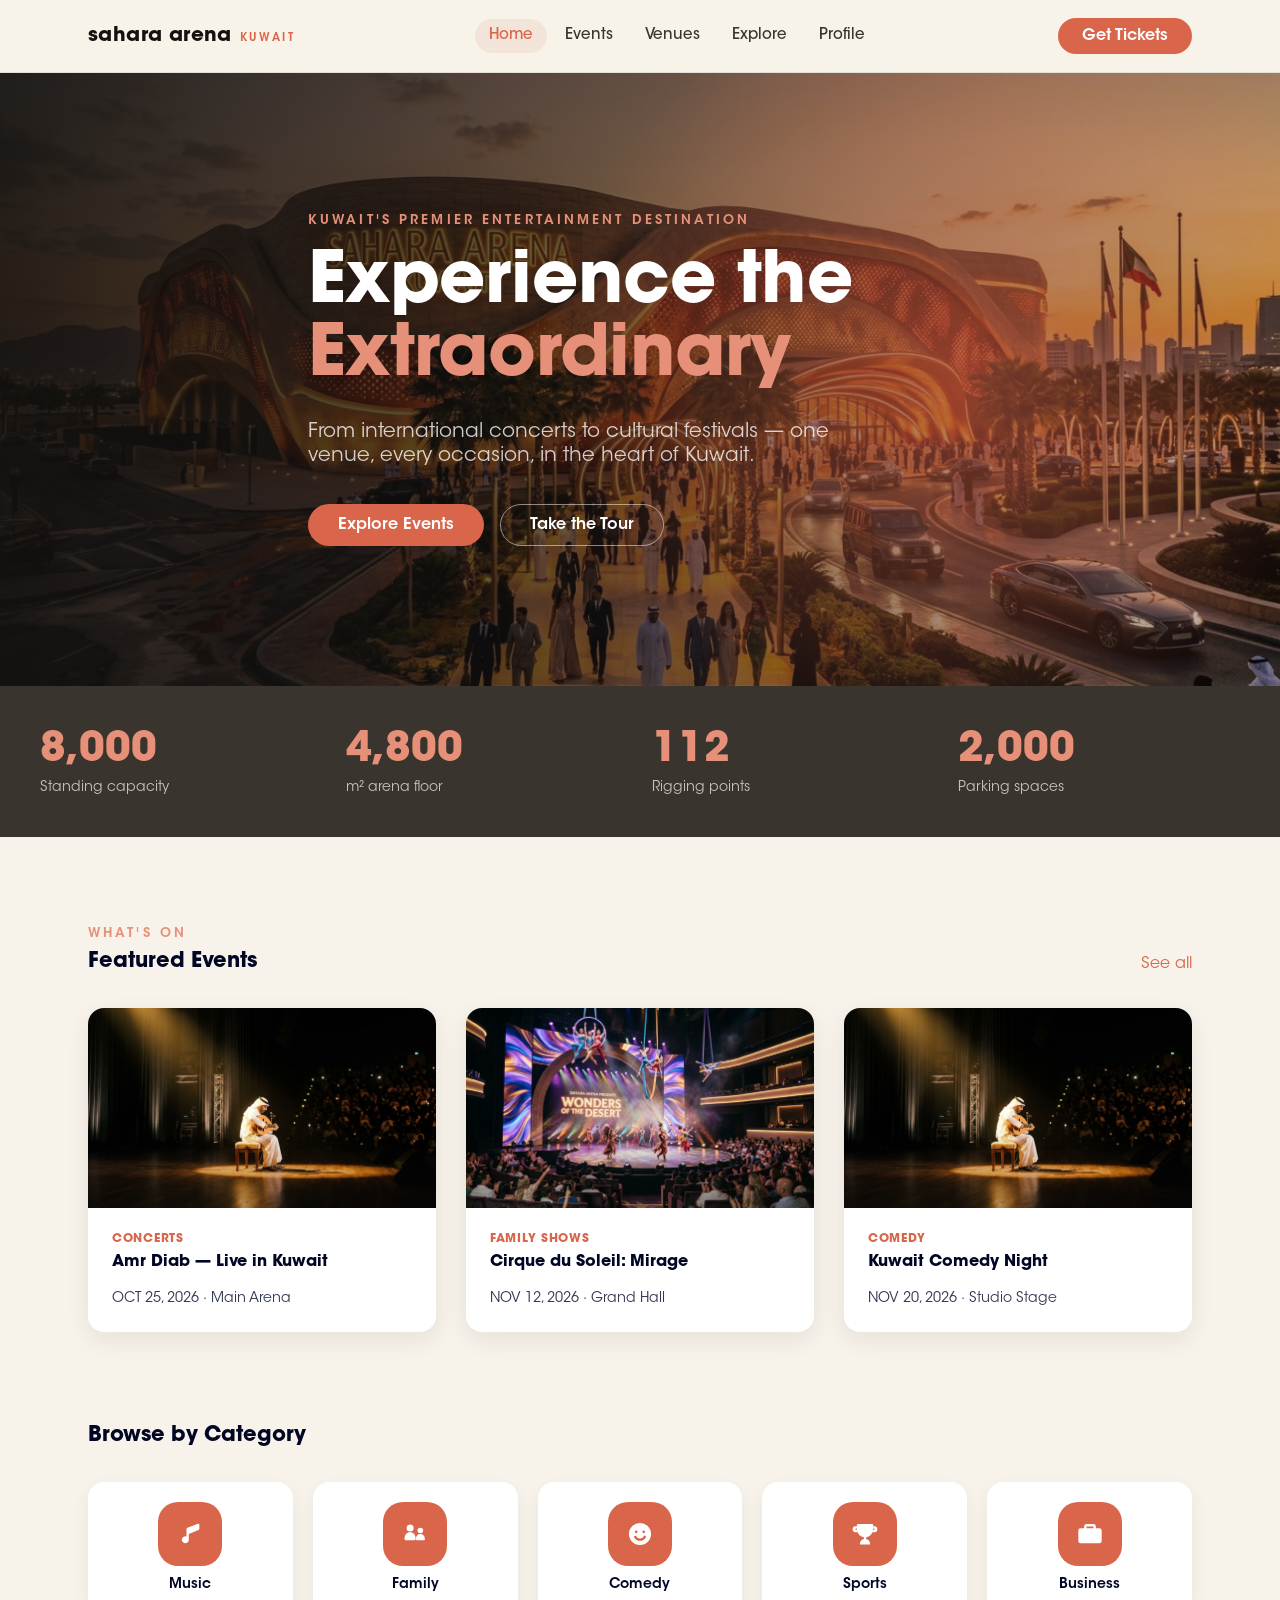
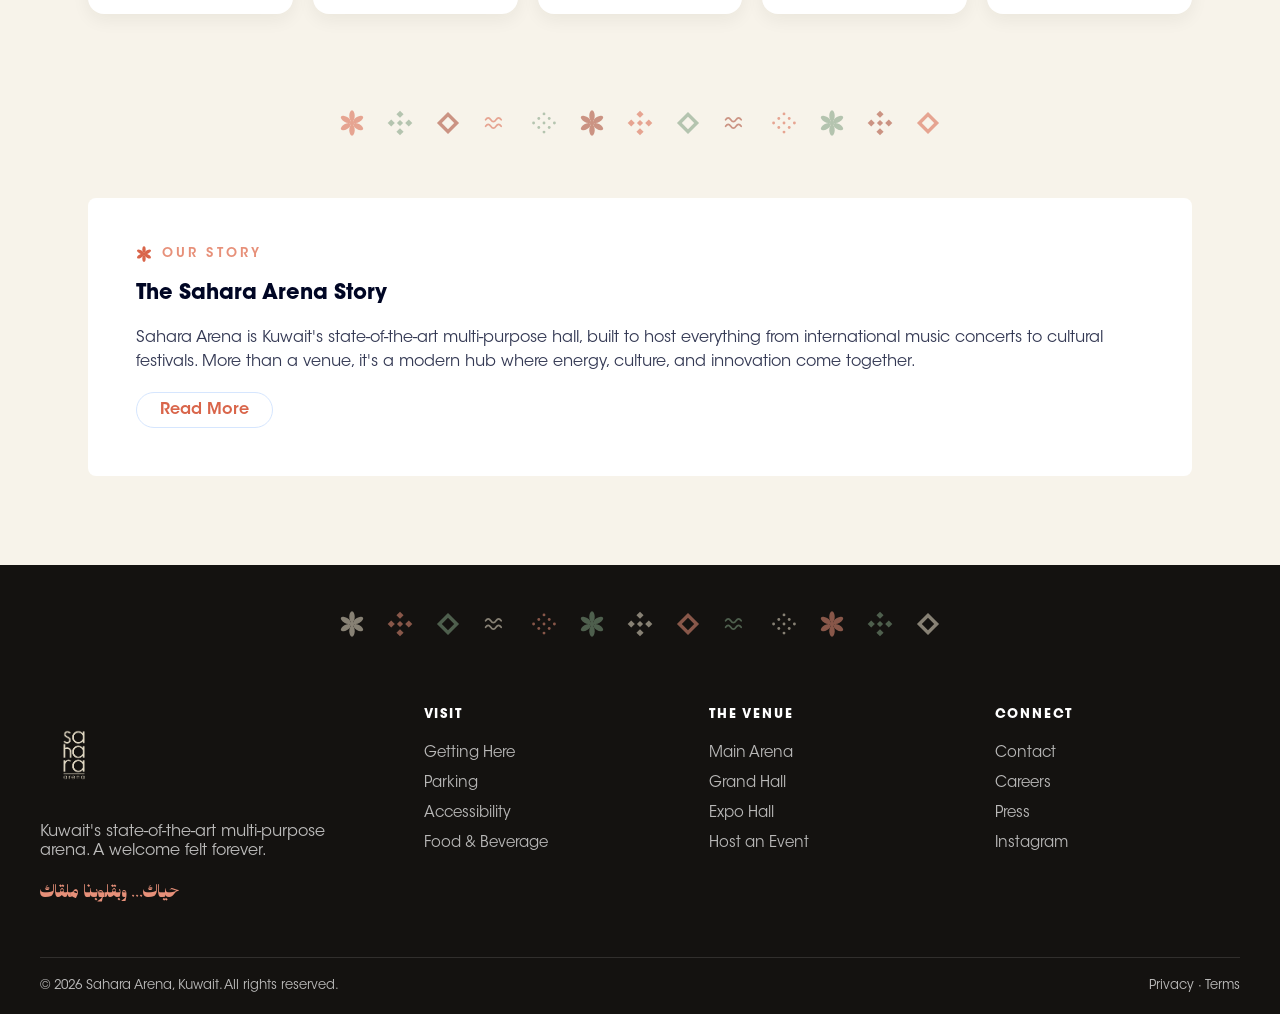
<file: index.html>
<!doctype html>
<html lang="en">
  <head>
    <meta charset="UTF-8" />
    <meta name="viewport" content="width=device-width, initial-scale=1.0" />
    <title>Sahara Arena — Kuwait's Premier Entertainment Destination</title>
    <script type="module" crossorigin src="./assets/index-DwjbaVz5.js"></script>
    <link rel="stylesheet" crossorigin href="./assets/index-C01Hg1wk.css">
  </head>
  <body>
    <div id="root"></div>
  </body>
</html>
</file>
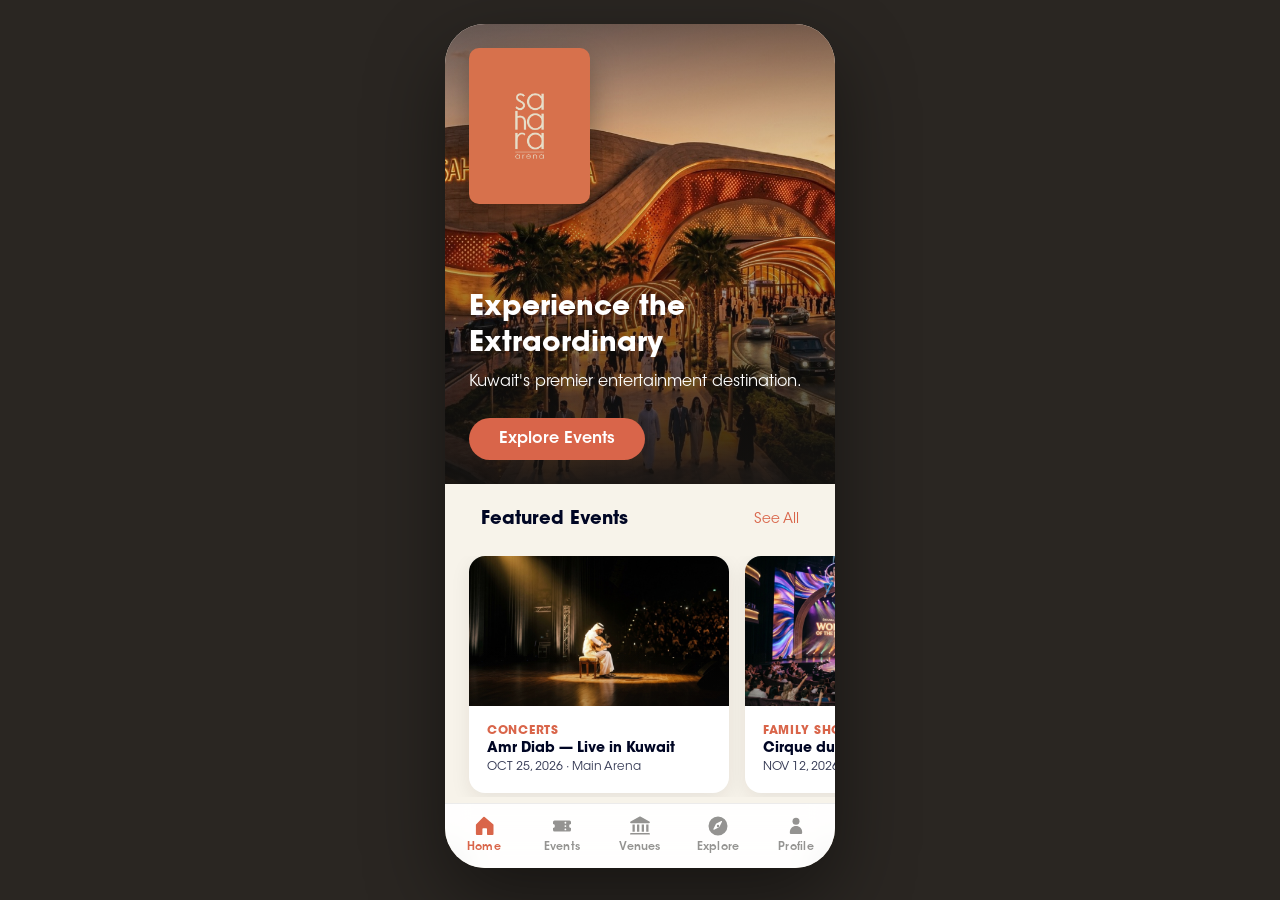
<file: app/index.html>
<!doctype html>
<html lang="en">
  <head>
    <meta charset="UTF-8" />
    <meta name="viewport" content="width=device-width, initial-scale=1.0" />
    <title>Sahara Arena</title>
    <script type="module" crossorigin src="./assets/index-CsDXuSRg.js"></script>
    <link rel="stylesheet" crossorigin href="./assets/index-SMgg_9-W.css">
  </head>
  <body>
    <div id="root"></div>
  </body>
</html>
</file>
